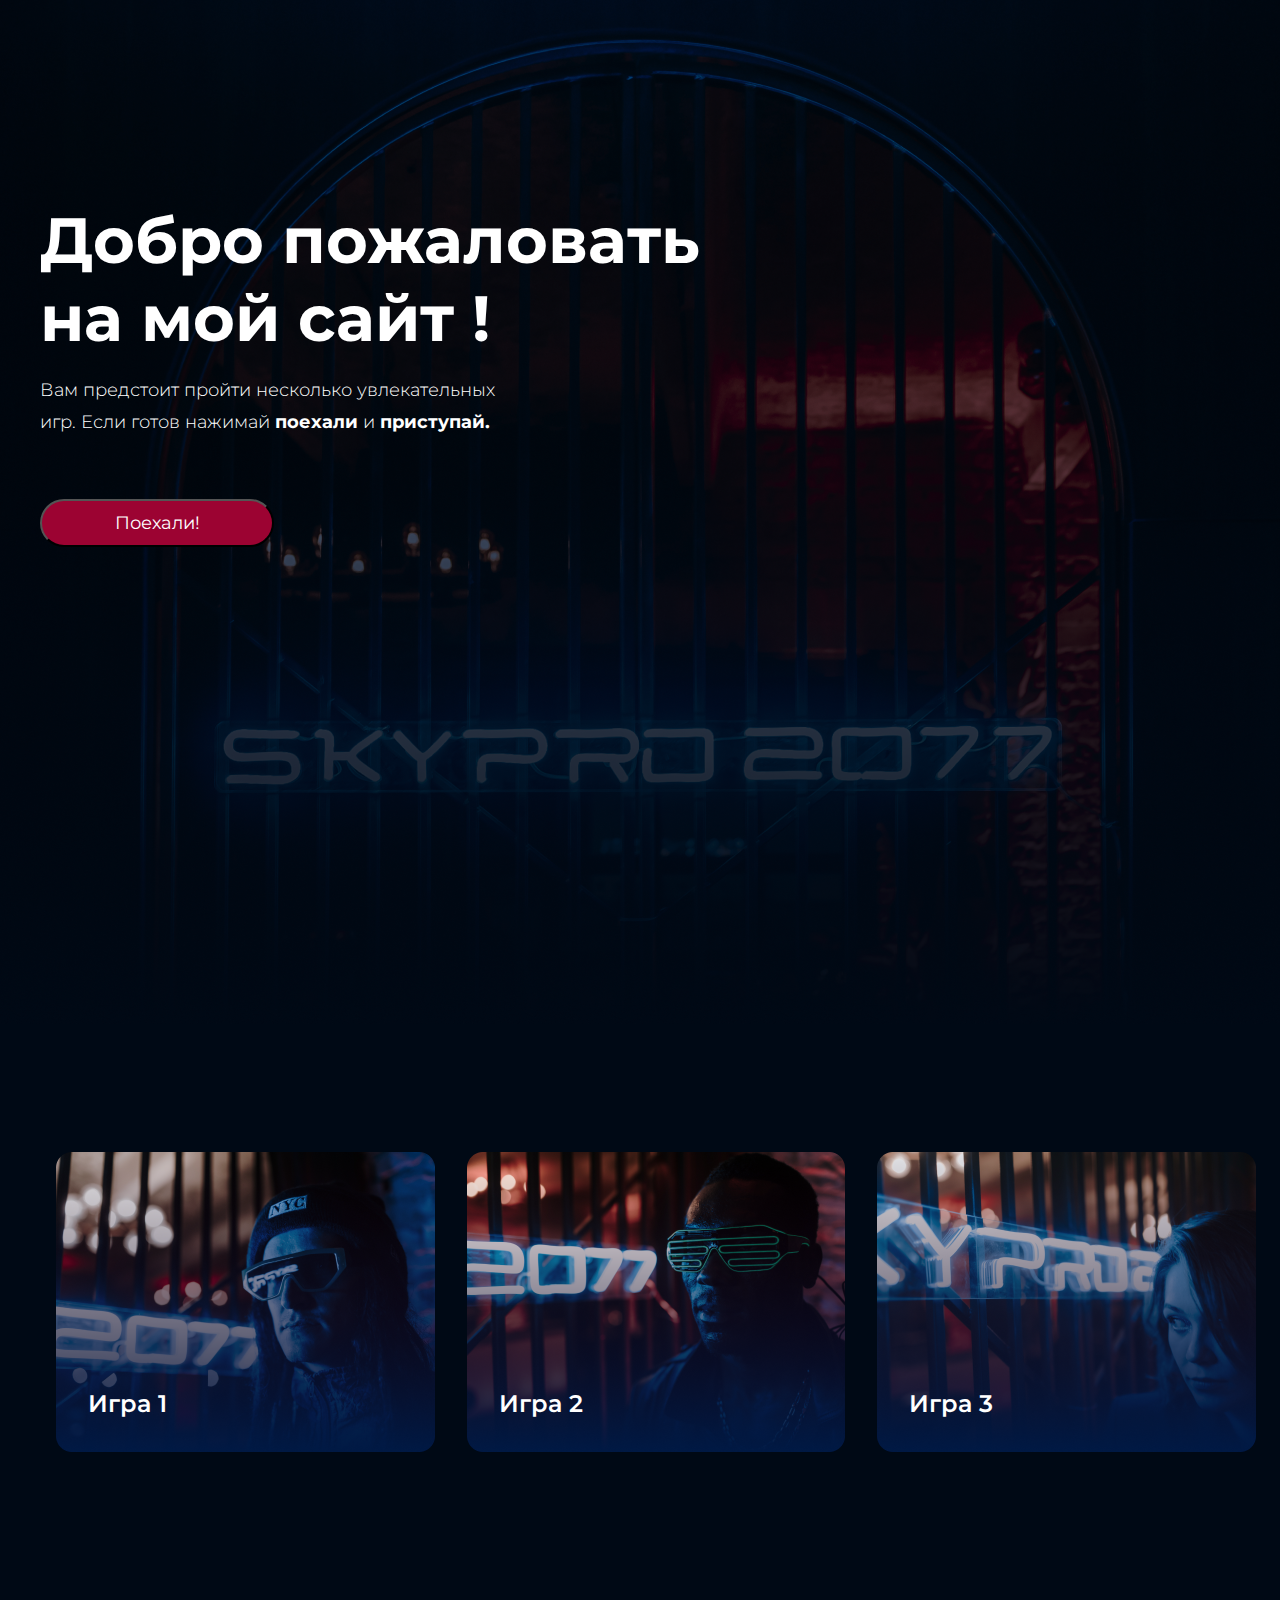
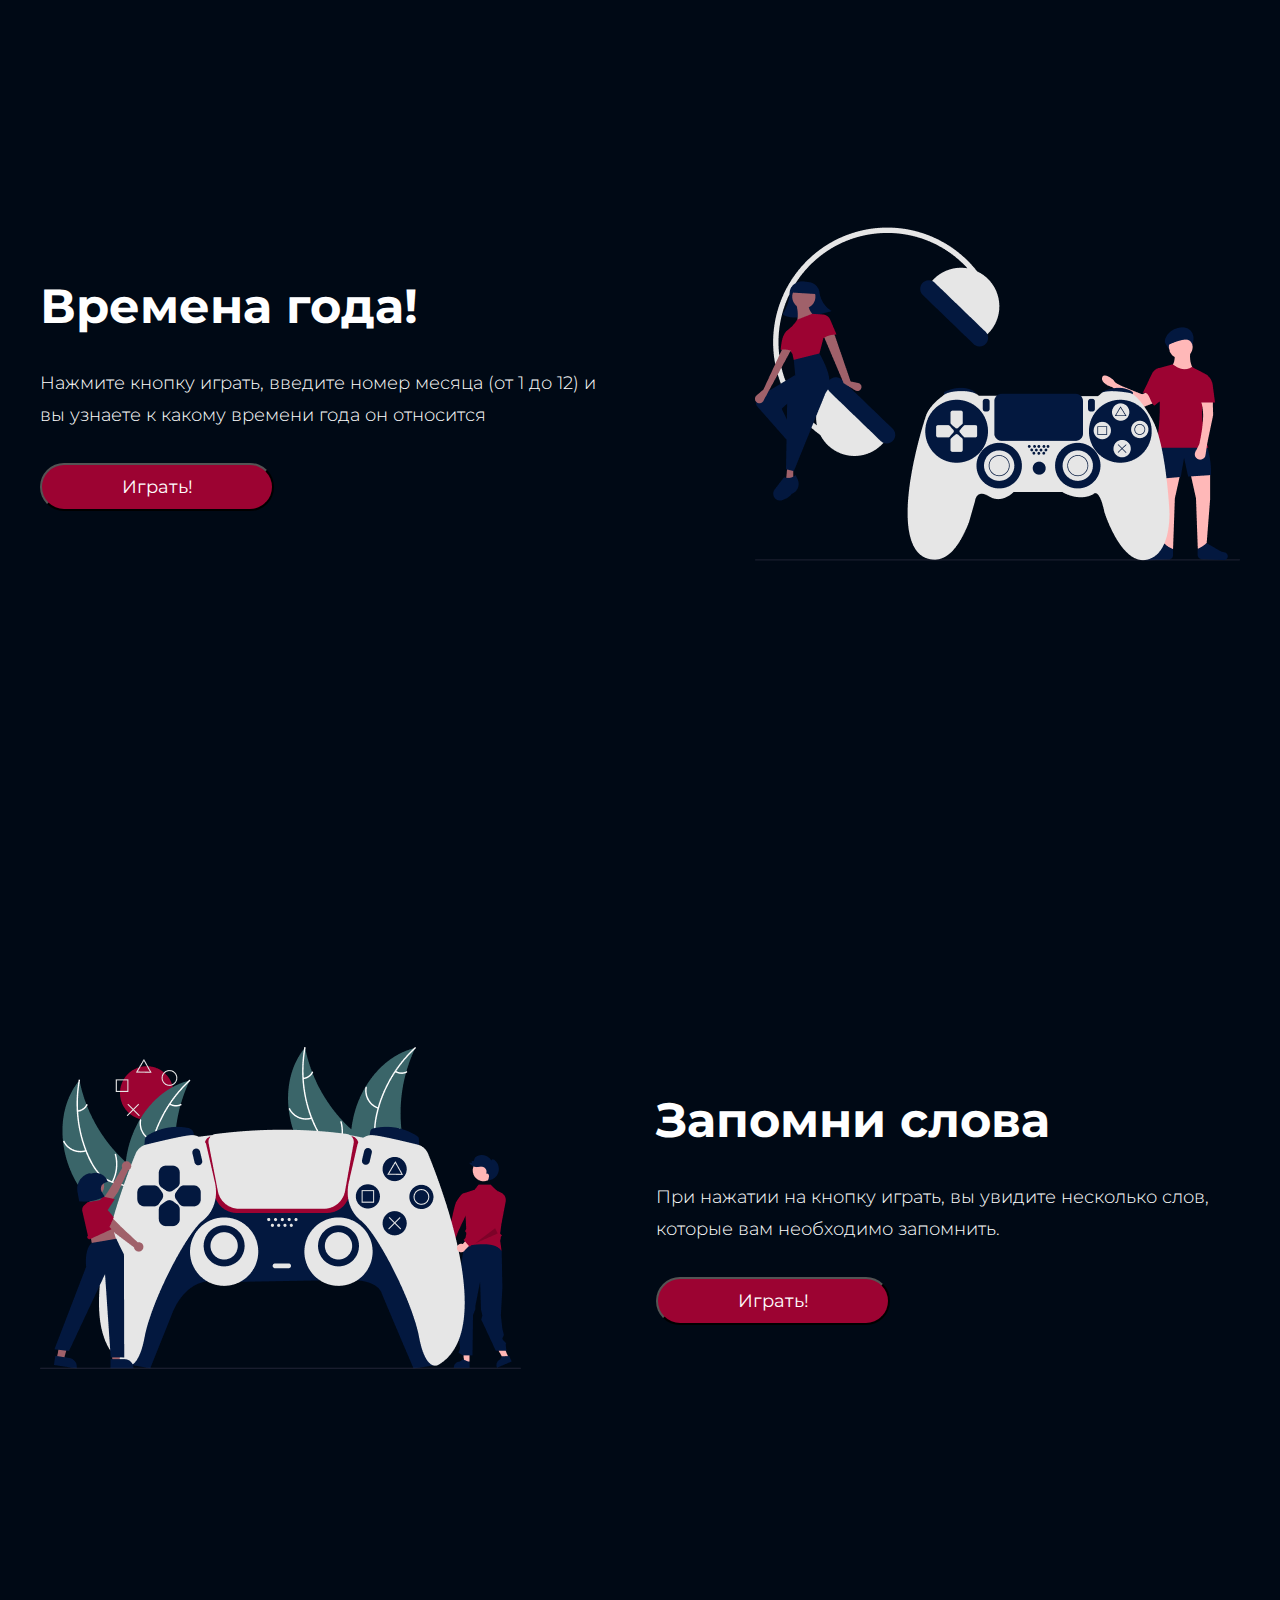
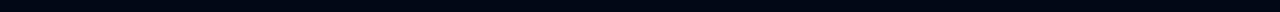
<file: 2-nd course hw/index.html>
<!DOCTYPE html>
<html lang="en">

<head>
    <meta charset="UTF-8">
    <meta name="viewport" content="width=device-width, initial-scale=1.0">
    <title>Сайт с играми</title>
    <link rel="preconnect" href="https://fonts.googleapis.com">
    <link rel="preconnect" href="https://fonts.gstatic.com" crossorigin>
    <link href="https://fonts.googleapis.com/css2?family=Montserrat:wght@300;400;600;700&display=swap" rel="stylesheet">
    <link rel="stylesheet" href="main.css">
</head>

<body>
    <header class="header center">
        <div class="header__box">
            <h1 class="header__title">
                Добро пожаловать на мой сайт !
            </h1>
            <p class="header__text">Вам предстоит пройти несколько увлекательных игр. Если готов нажимай <span
                    class="header__text_big">поехали</span> и <span class="header__text_big">приступай.</span>
            </p>
            <p><a href="#start">
                <form class="go-game" action="#">
                    <button class="go-game__button" type="submit">Поехали!</button>
                </form>
            </a></p>

        </div>
    </header>
    <section class="games center">
        <h2 class="games__title"></h2>
        <ul class="game-box">
            <p><a name="start"></a></p>
            <li class="game-box__product">
                <a href="#">
                    <img src="img/game1.png" alt="Игра 1">
                    <h3 class="game-box__name">Игра 1</h3>
                </a>
            </li>
            <li class="game-box__product">
                <a href="#">
                    <img src="img/game2.png" alt="Игра 2">
                    <h3 class="game-box__name">Игра 2</h3>
                </a>
            </li>
            <li class="game-box__product">
                <a href="#">
                    <img src="img/game3.png" alt="Игра 2">
                    <h3 class="game-box__name">Игра 3</h3>
                </a>
            </li>
        </ul>
    </section>
    <section class="gameone center">
        <!-- <h2></h2> -->
        <div class="gameone__box">
            <img src="img/gameone.png" alt="Game1">
            <div class="box-gameone">
                <h2 class="box-gameone__title">
                    Времена года!
                </h2>
                <p class="box-gameone__text">Нажмите кнопку играть, введите номер месяца (от 1 до 12) и вы узнаете к
                    какому времени года он относится
                </p>
                <form class="go-gameone" action="#">
                    <button onclick="season();" class="go-gameone__button" type="submit" id="game_season">Играть!</button>
                </form>
            </div>
        </div>
    </section>
    <section class="gametwo center">
        <!-- <h2></h2> -->
        <div class="gametwo__box">
            <img src="img/gametwo.png" alt="Game2">
            <div class="box-gametwo">
                <h2 class="box-gametwo__title">
                    Запомни слова 
                </h2>
                <p class="box-gametwo__text">При нажатии на кнопку играть, вы увидите несколько слов, которые вам необходимо запомнить.
                </p>
                <form class="go-gametwo" action="#">
                    <button onclick="gameFruits()" class="go-gametwo__button" type="submit" id="game_season">Играть!</button>
                </form>
            </div>
        </div>
    </section>
    <script src="js.js"> </script>
</body>

</html>
</file>
<file: 2-nd course hw/main.css>
@keyframes myAnim {
  0% {
    opacity: 1;
    transform: translateX(0);
  }
  100% {
    opacity: 0;
    transform: translateX(50px);
  }
}
* {
  margin: 0;
  padding: 0;
  line-height: normal;
}

body {
  font-family: "Montserrat", sans-serif;
}

html {
  box-sizing: border-box;
}

*,
*:before,
*:after {
  box-sizing: inherit;
}

* {
  list-style: none;
}

* {
  text-decoration: none;
}

img {
  max-width: 100%;
}

input,
button,
select {
  font-family: inherit;
}

.center {
  padding-inline: max(50% - 600px, 16px);
}

.header {
  min-height: 1024px;
  background-image: url(img/header.png);
  background-position: 50% 100%;
}
.header__box {
  display: flex;
  flex-direction: column;
  justify-content: center;
  max-width: 760px;
  flex-wrap: wrap;
  gap: 17px;
  padding-top: 201px;
}
.header__title {
  color: #FFF;
  font-size: 64px;
  font-weight: 700;
}
.header__text {
  max-width: 481px;
  color: #FFF;
  font-size: 18px;
  font-weight: 300;
  line-height: 32px;
  padding-bottom: 27px;
}
.header__text_big {
  font-style: normal;
  font-weight: 700;
  line-height: 32px;
}

.go-game__button {
  height: 48px;
  width: 234px;
  box-sizing: border-box;
  border-radius: 30px;
  background-color: #9C0332;
  color: #FFF;
  font-size: 18px;
  font-weight: 400;
  cursor: pointer;
  transition: all, color 1s;
}
.go-game__button:hover {
  background-color: blue;
  color: #888;
  text-decoration-line: none;
  animation: myAnim 2s ease 0s 1 normal forwards;
}

.games {
  background-image: url(img/header-next.png);
  background-repeat: repeat;
  background-size: cover;
}
.games__title {
  display: none;
}

.games {
  padding: 128px 0;
}

.game-box {
  display: flex;
  flex-wrap: wrap;
  justify-content: center;
  gap: 32px;
}
.game-box__product {
  position: relative;
}
.game-box__name {
  position: absolute;
  bottom: 36px;
  left: 32px;
  color: #FFF;
  font-size: 24px;
  font-weight: 600;
  line-height: 32px;
  transition: all 1s;
}
.game-box__name:hover {
  transform: translate(20px) scale(1.1);
}

.gameone {
  background: #000915;
  padding-top: 243px;
  padding-bottom: 243px;
}
.gameone__box {
  display: flex;
  flex-direction: row-reverse;
  flex-wrap: wrap;
  justify-content: space-between;
  align-items: center;
}

.box-gameone {
  max-width: 584px;
  display: flex;
  flex-direction: column;
  align-items: flex-start;
  justify-content: flex-start;
  flex-wrap: wrap;
  gap: 32px;
}
.box-gameone__title {
  font-weight: 700;
  font-size: 48px;
  color: #fff;
}
.box-gameone__text {
  font-weight: 300;
  font-size: 18px;
  line-height: 178%;
  color: #fff;
}

.go-gameone__button {
  height: 48px;
  width: 234px;
  box-sizing: border-box;
  border-radius: 30px;
  background-color: #9C0332;
  color: #FFF;
  font-size: 18px;
  font-weight: 400;
  cursor: pointer;
}
.go-gameone__button:hover {
  text-decoration-line: none;
  border-color: blue;
  color: #000915;
}

.gametwo {
  background: #000915;
  padding-top: 243px;
  padding-bottom: 243px;
}
.gametwo__box {
  display: flex;
  flex-wrap: wrap;
  justify-content: space-between;
  align-items: center;
}

.box-gametwo {
  max-width: 584px;
  display: flex;
  flex-direction: column;
  align-items: flex-start;
  justify-content: flex-start;
  flex-wrap: wrap;
  gap: 32px;
}
.box-gametwo__title {
  font-weight: 700;
  font-size: 48px;
  color: #fff;
}
.box-gametwo__text {
  font-weight: 300;
  font-size: 18px;
  line-height: 178%;
  color: #fff;
}

.go-gametwo__button {
  height: 48px;
  width: 234px;
  box-sizing: border-box;
  border-radius: 30px;
  background-color: #9C0332;
  color: #FFF;
  font-size: 18px;
  font-weight: 400;
  cursor: pointer;
}
.go-gametwo__button:hover {
  text-decoration-line: none;
  border-color: blue;
  color: #000915;
}

@media (max-width: 768px) {
  .center {
    padding-inline: max(50% - 171px, 16px);
  }
  .header {
    min-height: 735px;
    background-image: url(img/header_mobile.png);
    background-repeat: no-repeat;
    background-size: cover;
  }
  .header__box {
    align-items: center;
  }
  .header__title {
    text-align: center;
    font-size: 32px;
    font-weight: 700;
  }
  .header__text {
    text-align: center;
    font-size: 14px;
    font-weight: 400;
    line-height: 157%;
  }
  .header__text_big {
    font-weight: 700;
    line-height: 22px;
  }
  .gameone {
    padding-top: 51px;
    padding-bottom: 85px;
  }
  .gameone__box {
    display: flex;
    flex-direction: column-reverse;
    flex-wrap: wrap;
    gap: 64px;
  }
  .box-gameone {
    display: flex;
    align-items: center;
  }
  .box-gameone__title {
    font-size: 32px;
  }
  .box-gameone__text {
    text-align: center;
    font-size: 14px;
    line-height: 157%;
  }
  .gametwo {
    padding-top: 51px;
    padding-bottom: 85px;
  }
  .gametwo__box {
    display: flex;
    flex-direction: column-reverse;
    flex-wrap: wrap;
    gap: 64px;
  }
  .box-gametwo {
    display: flex;
    align-items: center;
  }
  .box-gametwo__title {
    font-size: 32px;
  }
  .box-gametwo__text {
    text-align: center;
    font-size: 14px;
    line-height: 157%;
  }
}/*# sourceMappingURL=main.css.map */
</file>
